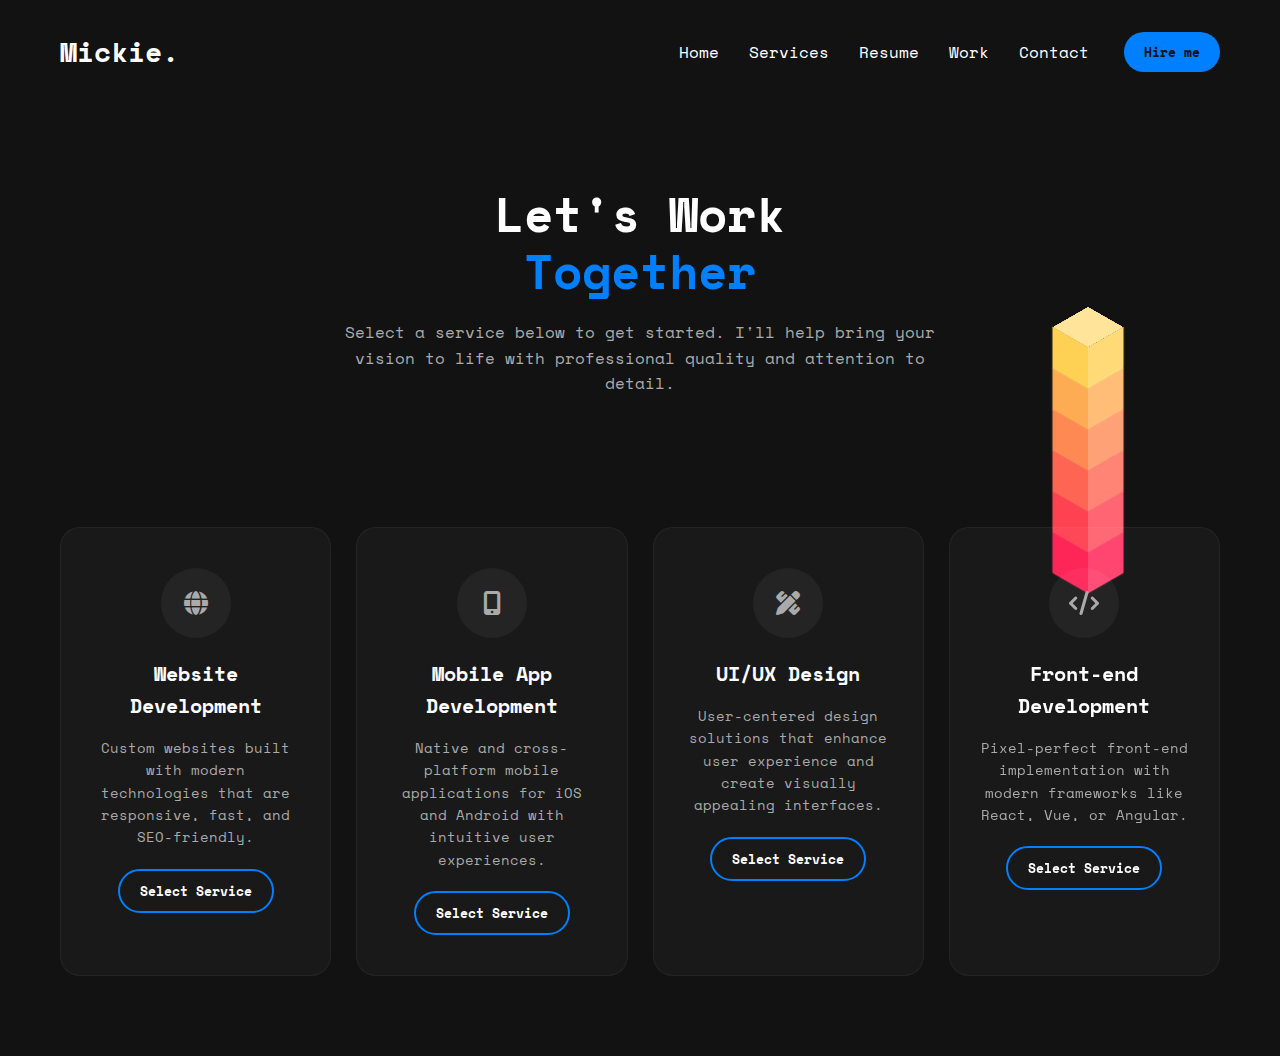
<file: hire-me.html>
<!DOCTYPE html>
<html lang="en">
<head>
    <meta charset="UTF-8">
    <meta name="viewport" content="width=device-width, initial-scale=1.0">
    <title>Hire Me - Michael Coleman</title>
    <link rel="stylesheet" href="styles.css">
    <link rel="stylesheet" href="hire-me.css">
    <link rel="stylesheet" href="animations.css">
    <link rel="stylesheet" href="preloader.css">
    <link rel="stylesheet" href="https://cdnjs.cloudflare.com/ajax/libs/font-awesome/6.4.0/css/all.min.css">
</head>
<body>
    <div class="container">
        <!-- Header -->
        <header>
            <div class="logo">
                <h2>Mickie.</h2>
            </div>
            <nav>
                <ul>
                    <li><a href="index.html">Home</a></li>
                    <li><a href="index.html">Services</a></li>
                    <li><a href="resume.html">Resume</a></li>
                    <li><a href="work.html">Work</a></li>
                    <li><a href="index.html">Contact</a></li>
                </ul>
                <button class="hire-btn active">Hire me</button>
            </nav>
            <div class="menu-toggle">
                <i class="fas fa-bars"></i>
            </div>
        </header>
        <!-- From Uiverse.io by gsperandio --> 
<div class="loop cubes">
    <div class="item cubes"></div>
    <div class="item cubes"></div>
    <div class="item cubes"></div>
    <div class="item cubes"></div>
    <div class="item cubes"></div>
    <div class="item cubes"></div>
</div>

        <!-- Hire Me Hero Section -->
        <section class="hire-hero">
            <h1 class="animate fade-in-up">Let's Work <span class="highlight">Together</span></h1>
            <p class="section-subtitle animate fade-in-up delay-1">
                Select a service below to get started. I'll help bring your vision to life with professional quality and attention to detail.
            </p>
        </section>

        <!-- Services Selection -->
        <section class="hire-services">
            <div class="services-grid">
                <div class="service-card animate scale-in delay-1" data-service="Website Development">
                    <div class="service-icon">
                        <i class="fas fa-globe"></i>
                    </div>
                    <h3>Website Development</h3>
                    <p>Custom websites built with modern technologies that are responsive, fast, and SEO-friendly.</p>
                    <button class="service-btn">Select Service</button>
                </div>
                
                <div class="service-card animate scale-in delay-2" data-service="Mobile App Development">
                    <div class="service-icon">
                        <i class="fas fa-mobile-alt"></i>
                    </div>
                    <h3>Mobile App Development</h3>
                    <p>Native and cross-platform mobile applications for iOS and Android with intuitive user experiences.</p>
                    <button class="service-btn">Select Service</button>
                </div>
                
                <div class="service-card animate scale-in delay-3" data-service="UI/UX Design">
                    <div class="service-icon">
                        <i class="fas fa-pencil-ruler"></i>
                    </div>
                    <h3>UI/UX Design</h3>
                    <p>User-centered design solutions that enhance user experience and create visually appealing interfaces.</p>
                    <button class="service-btn">Select Service</button>
                </div>
                
                <div class="service-card animate scale-in delay-4" data-service="Front-end Development">
                    <div class="service-icon">
                        <i class="fas fa-code"></i>
                    </div>
                    <h3>Front-end Development</h3>
                    <p>Pixel-perfect front-end implementation with modern frameworks like React, Vue, or Angular.</p>
                    <button class="service-btn">Select Service</button>
                </div>
            </div>
        </section>
    </div>

    <!-- Modal Form -->
    <div class="modal-overlay">
        <div class="modal">
            <div class="modal-header">
                <h2>Request Service: <span id="selected-service"></span></h2>
                <button class="close-modal"><i class="fas fa-times"></i></button>
            </div>
            <div class="modal-body">
                <form id="hire-form">
                    <div class="form-group">
                        <label for="name">Full Name</label>
                        <input type="text" id="name" name="name" required>
                    </div>
                    <div class="form-group">
                        <label for="email">Email Address</label>
                        <input type="email" id="email" name="email" required>
                    </div>
                    <div class="form-group">
                        <label for="phone">Phone Number</label>
                        <input type="tel" id="phone" name="phone" required>
                    </div>
                    <div class="form-group">
                        <label for="budget">Budget Range</label>
                        <select id="budget" name="budget" required>
                            <option value="">Select a budget range</option>
                            <option value="¢800-¢1000">¢500-¢1000</option>
                            <option value="¢1000-¢3000">¢1000-¢3000</option>
                            <option value="¢3000-¢5000">¢3000-¢5000</option>
                            <option value="¢5000+">¢5000+</option>
                        </select>
                    </div>
                    <div class="form-group">
                        <label for="timeline">Project Timeline</label>
                        <select id="timeline" name="timeline" required>
                            <option value="">Select a timeline</option>
                            <option value="Less than 1 month">Less than 1 month</option>
                            <option value="1-2 months">1-2 months</option>
                            <option value="2-3 months">2-3 months</option>
                            <option value="3+ months">3+ months</option>
                        </select>
                    </div>
                    <div class="form-group">
                        <label for="message">Project Details</label>
                        <textarea id="message" name="message" rows="5" required></textarea>
                    </div>
                    <button type="submit" class="submit-btn">
                        <span>Submit via WhatsApp</span>
                        <i class="fab fa-whatsapp"></i>
                    </button>
                </form>
            </div>
        </div>
    </div>

    <script src="hire-me.js"></script>
    <script src="preloader.js"></script>
    <script src="animations.js"></script>
</body>
</html>
</file>
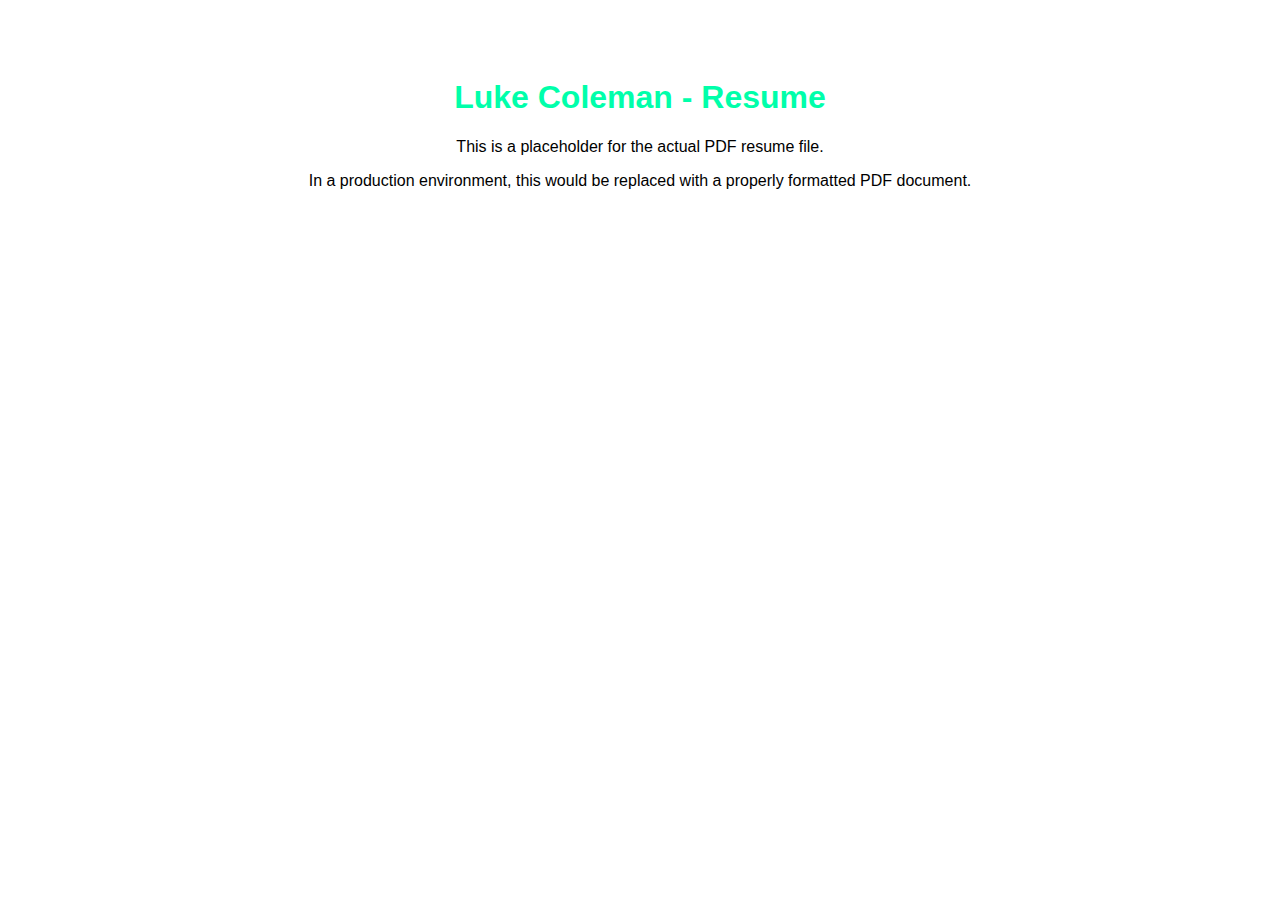
<file: placeholder.html>
<!DOCTYPE html>
<html lang="en">
<head>
    <meta charset="UTF-8">
    <meta name="viewport" content="width=device-width, initial-scale=1.0">
    <title>Resume PDF Placeholder</title>
    <style>
        body {
            font-family: Arial, sans-serif;
            text-align: center;
            padding: 50px;
        }
        h1 {
            color: #00ffaa;
        }
    </style>
</head>
<body>
    <h1>Luke Coleman - Resume</h1>
    <p>This is a placeholder for the actual PDF resume file.</p>
    <p>In a production environment, this would be replaced with a properly formatted PDF document.</p>
</body>
</html>
</file>
<file: styles.css>
@import url('https://fonts.googleapis.com/css2?family=Space+Mono:wght@400;700&display=swap');

:root {
    --dark-bg: #121212;
    --neon-green: #0080ff;
    --text-color: #ffffff;
    --text-secondary: #aaaaaa;
}

* {
    margin: 0;
    padding: 0;
    box-sizing: border-box;
    font-family: 'Space Mono', monospace;
}

body {
    background-color: var(--dark-bg);
    color: var(--text-color);
    line-height: 1.6;
}

.container {
    max-width: 1200px;
    margin: 0 auto;
    padding: 0 20px;
}

/* Header Styles */
header {
    display: flex;
    justify-content: space-between;
    align-items: center;
    padding: 30px 0;
}

.logo h2 {
    font-size: 28px;
    font-weight: 700;
}

nav {
    display: flex;
    align-items: center;
}

nav ul {
    display: flex;
    list-style: none;
}

nav ul li {
    margin: 0 15px;
}

nav ul li a {
    color: var(--text-color);
    text-decoration: none;
    font-size: 16px;
    transition: color 0.3s ease;
}

nav ul li a:hover, nav ul li a.active {
    color: var(--neon-green);
}

nav ul li a.active {
    border-bottom: 2px solid var(--neon-green);
    padding-bottom: 5px;
}

.hire-btn {
    background-color: var(--neon-green);
    color: var(--dark-bg);
    border: none;
    padding: 10px 20px;
    border-radius: 50px;
    font-weight: 700;
    cursor: pointer;
    margin-left: 20px;
    transition: all 0.3s ease;
}

.hire-btn:hover {
    transform: translateY(-3px);
    box-shadow: 0 5px 15px rgba(0, 255, 170, 0.3);
}

.menu-toggle {
    display: none;
    font-size: 24px;
    cursor: pointer;
}

/* Hero Section */
.hero {
    display: flex;
    justify-content: space-between;
    align-items: center;
    padding: 50px 0;
    min-height: 60vh;
}

.hero-content {
    flex: 1;
}

.subtitle {
    font-size: 18px;
    color: var(--text-secondary);
    margin-bottom: 10px;
    display: block;
}

h1 {
    font-size: 48px;
    line-height: 1.2;
    margin-bottom: 20px;
}

.highlight {
    color: var(--neon-green);
    display: block;
}

.hero-content p {
    color: var(--text-secondary);
    margin-bottom: 30px;
    font-size: 16px;
}

.cta {
    display: flex;
    align-items: center;
    margin-top: 30px;
}

.download-btn {
    display: flex;
    align-items: center;
    background: transparent;
    color: var(--text-color);
    border: 2px solid var(--neon-green);
    padding: 12px 25px;
    border-radius: 50px;
    font-weight: 700;
    cursor: pointer;
    transition: all 0.3s ease;
    text-decoration: none;
    margin-right: 20px;
}

.download-btn i {
    margin-left: 10px;
}

.download-btn:hover {
    background-color: var(--neon-green);
    color: var(--dark-bg);
}

.social-icons {
    display: flex;
}

.social-icon {
    display: flex;
    align-items: center;
    justify-content: center;
    width: 40px;
    height: 40px;
    border-radius: 50%;
    border: 2px solid var(--neon-green);
    color: var(--text-color);
    margin-right: 15px;
    transition: all 0.3s ease;
    text-decoration: none;
}

.social-icon:hover {
    background-color: var(--neon-green);
    color: var(--dark-bg);
}

.hero-image {
    flex: 1;
    display: flex;
    justify-content: center;
    align-items: center;
}
.pro-image{
    height: 280px;
    width: 290px;
    margin-left: -50px;
}

.image-container {
    position: relative;
    width: 400px;
    height: 500px;
    border-radius: 50%;
    overflow: hidden;
}

.image-container::before {
    content: '';
    position: absolute;
    top: -5px;
    left: -5px;
    right: -5px;
    bottom: -5px;
    border-radius: 50%;
    border: 2px dashed var(--neon-green);
    animation: rotate 20s linear infinite;
}

.image-container img {
    width: 100%;
    height: 100%;
    object-fit: cover;
    border-radius: 50%;
}

@keyframes rotate {
    0% {
        transform: rotate(0deg);
    }
    100% {
        transform: rotate(360deg);
    }
}

/* Stats Section */

.stats {
    display: flex;
    justify-content: space-evenly; /* Evenly distribute stats */
    width: 100%; /* Take full width */
    max-width: 1000px; /* Adjust for responsiveness */
    margin-top: 20px;
    flex-wrap: wrap; /* Ensure responsiveness on smaller screens */
}

.stat-item {
    text-align: center;
    flex: 1; /* Make each stat take equal space */
    min-width: 120px; /* Prevent shrinking too much */
}

.stat-item h2 {
    font-size: 34px;
    margin-bottom: 5px;
}

.stat-item p {
    font-size: 14px;
    color: #555;
}
/* Responsive Styles */
@media (max-width: 992px) {
    .hero {
        flex-direction: column;
        text-align: center;
        
    }

    .hero-content {
        margin-bottom: 50px;
    }

    .cta {
        justify-content: center;
        
    }

    .stats {
        flex-wrap: wrap;
    }

    .stat-item {
        width: 50%;
        margin-bottom: 30px;
        text-align: center;
    }
    .stat-item h2{
        font-size: 23px;
    }
}

@media (max-width: 768px) {
    nav ul {
        display: none;
    }

    .menu-toggle {
        display: block;
    }

    .hire-btn {
        display: none;
    }

    .mobile-menu {
        position: fixed;
        top: 0;
        left: 0;
        width: 100%;
        height: 100%;
        background-color: var(--dark-bg);
        display: flex;
        flex-direction: column;
        justify-content: center;
        align-items: center;
        z-index: 100;
    }

    .mobile-menu ul {
        display: flex;
        flex-direction: column;
        align-items: center;
    }

    .mobile-menu ul li {
        margin: 15px 0;
    }

    .mobile-menu .hire-btn {
        display: block;
        margin-top: 20px;
    }

    .close-menu {
        position: absolute;
        top: 30px;
        right: 30px;
        font-size: 24px;
        cursor: pointer;
    }
}

@media (max-width: 576px) {
    h1 {
        font-size: 36px;
    }

    .stat-item {
        width: 100%;
    }
}

.card {
    width: 190px;
    height: 254px;
    background: #07182E;
    position: relative;
    display: flex;
    justify-content: center;
    align-items: center;
    overflow: hidden;
    border-radius: 20px;
  }
  
  .card img {
    width: 100%;
    height: 100%;
    object-fit: cover;
    border-radius: 15px; /* Ensures it fits nicely inside */
    position: absolute;
    z-index: 0; /* Behind the text */
  }
  
  .card h2 {
    z-index: 1;
    color: white;
    font-size: 2em;
    position: relative;
  }
  
  .card::before {
    content: '';
    position: absolute;
    width: 100px;
    background-image: linear-gradient(180deg, rgb(0, 183, 255), rgb(255, 48, 255));
    height: 130%;
    animation: rotBGimg 3s linear infinite;
    transition: all 0.2s linear;
  }
  
  @keyframes rotBGimg {
    from {
      transform: rotate(0deg);
    }
  
    to {
      transform: rotate(360deg);
    }
  }
  
  .card::after {
    content: '';
    position: absolute;
    background: rgba(7, 24, 46, 0.7); /* Adds a slight overlay for text visibility */
    inset: 5px;
    border-radius: 15px;
    z-index: 0;
  }
  
  


/* Services Section */
.services {
    padding: 80px 0;
    text-align: center;
    background-color: var(--dark-bg);
  }
  
  .section-subtitle {
    color: var(--text-secondary);
    max-width: 600px;
    margin: 0 auto 50px;
    font-size: 16px;
    line-height: 1.6;
  }
  
  .services-grid {
    display: grid;
    grid-template-columns: repeat(4, 1fr);
    gap: 25px;
    margin: 0 auto;
  }
  
  .service-card {
    background: rgba(255, 255, 255, 0.03);
    border-radius: 20px;
    padding: 40px 30px;
    text-align: center;
    transition: all 0.3s ease;
    border: 1px solid rgba(255, 255, 255, 0.05);
  }
  
  .service-card:hover {
    transform: translateY(-10px);
    background: rgba(255, 255, 255, 0.05);
    border-color: var(--neon-green);
  }
  
  .service-icon {
    width: 70px;
    height: 70px;
    background: rgba(255, 255, 255, 0.05);
    border-radius: 50%;
    display: flex;
    align-items: center;
    justify-content: center;
    margin: 0 auto 20px;
    color: var(--text-secondary);
    font-size: 24px;
    transition: all 0.3s ease;
  }
  
  .service-card:hover .service-icon {
    background: var(--neon-green);
    color: var(--dark-bg);
  }
  
  .service-card h3 {
    font-size: 20px;
    margin-bottom: 15px;
    color: var(--text-color);
  }
  
  .service-card p {
    color: var(--text-secondary);
    font-size: 14px;
    line-height: 1.6;
  }
  
/* Update responsive styles for services */
@media (max-width: 1200px) {
    .services-grid {
      grid-template-columns: repeat(2, 1fr);
      gap: 20px;
    }
  }
  
  @media (max-width: 576px) {
    .services-grid {
      grid-template-columns: 1fr;
      gap: 20px;
    }
  
    .service-card {
      padding: 30px 20px;
    }
  }
  

/* Contact Section */
.contact-section-wrapper {
    background: linear-gradient(rgba(0, 0, 0, 0.7), rgba(0, 0, 0, 0.7)),
      radial-gradient(circle at center, rgba(0, 255, 170, 0.1) 0%, transparent 70%);
    padding: 100px 0;
    margin-top: 50px;
    position: relative;
  }
  
  .contact-section-wrapper::before {
    content: "";
    position: absolute;
    top: 0;
    left: 0;
    width: 100%;
    height: 100%;
    background-image: url("images/contact-img.jpg");
    background-size: cover;
    background-position: center;
    opacity: 0.05;
    z-index: -1;
  }
  
  .contact-section {
    text-align: center;
  }
  
  .contact-header {
    margin-bottom: 60px;
  }
  
  .contact-content {
    display: flex;
    justify-content: space-between;
    gap: 40px;
  }
  
  .contact-info {
    flex: 1;
    display: flex;
    flex-direction: column;
    gap: 20px;
  }
  
  .contact-card {
    background: rgba(255, 255, 255, 0.03);
    border-radius: 15px;
    padding: 25px;
    transition: all 0.3s ease;
    border: 1px solid rgba(255, 255, 255, 0.05);
    text-align: left;
  }
  
  .contact-card:hover {
    transform: translateY(-5px);
    background: rgba(255, 255, 255, 0.05);
    border-color: var(--neon-green);
    box-shadow: 0 10px 20px rgba(0, 0, 0, 0.2);
  }
  
  .contact-card-header {
    display: flex;
    align-items: center;
    margin-bottom: 15px;
  }
  
  .contact-icon {
    width: 50px;
    height: 50px;
    background: rgba(0, 255, 170, 0.1);
    border-radius: 50%;
    display: flex;
    align-items: center;
    justify-content: center;
    margin-right: 15px;
    color: var(--neon-green);
    font-size: 20px;
    transition: all 0.3s ease;
  }
  
  .contact-card:hover .contact-icon {
    background: var(--neon-green);
    color: var(--dark-bg);
  }
  
  .contact-card h3 {
    font-size: 18px;
    color: var(--text-color);
  }
  
  .contact-card p {
    color: var(--text-secondary);
    font-size: 16px;
  }
  
  .contact-card a {
    color: var(--text-secondary);
    text-decoration: none;
    transition: color 0.3s ease;
  }
  
  .contact-card a:hover {
    color: var(--neon-green);
  }
  
  .contact-social-icons {
    display: flex;
    flex-wrap: wrap;
    gap: 10px;
    margin-top: 10px;
  }
  
  .contact-social-icon {
    display: flex;
    align-items: center;
    justify-content: center;
    width: 35px;
    height: 35px;
    border-radius: 50%;
    background: rgba(255, 255, 255, 0.05);
    color: var(--text-color);
    transition: all 0.3s ease;
    text-decoration: none;
  }
  
  .contact-social-icon:hover {
    background-color: var(--neon-green);
    color: var(--dark-bg);
    transform: translateY(-3px);
  }
  
  .contact-form-container {
    flex: 1;
    background: rgba(255, 255, 255, 0.03);
    border-radius: 15px;
    padding: 30px;
    border: 1px solid rgba(255, 255, 255, 0.05);
    transition: all 0.3s ease;
  }
  
  .contact-form-container:hover {
    border-color: var(--neon-green);
    box-shadow: 0 10px 20px rgba(0, 0, 0, 0.2);
  }
  
  .contact-form {
    display: flex;
    flex-direction: column;
    gap: 20px;
  }
  
  .form-group {
    display: flex;
    flex-direction: column;
    gap: 8px;
    text-align: left;
  }
  
  .form-group label {
    font-size: 14px;
    color: var(--text-color);
  }
  
  .input-with-icon {
    position: relative;
  }
  
  .input-with-icon i {
    position: absolute;
    left: 15px;
    top: 50%;
    transform: translateY(-50%);
    color: var(--text-secondary);
    transition: color 0.3s ease;
  }
  
  .textarea-container i {
    top: 20px;
    transform: none;
  }
  
  .input-with-icon input,
  .input-with-icon textarea {
    width: 100%;
    padding: 12px 15px 12px 45px;
    background: rgba(255, 255, 255, 0.05);
    border: 1px solid rgba(255, 255, 255, 0.1);
    border-radius: 8px;
    color: var(--text-color);
    font-family: "Space Mono", monospace;
    transition: all 0.3s ease;
  }
  
  .input-with-icon input:focus,
  .input-with-icon textarea:focus {
    outline: none;
    border-color: var(--neon-green);
    box-shadow: 0 0 0 2px rgba(0, 255, 170, 0.2);
  }
  
  .input-with-icon input:focus + i,
  .input-with-icon textarea:focus + i {
    color: var(--neon-green);
  }
  
  .submit-button {
    display: flex;
    align-items: center;
    justify-content: center;
    gap: 10px;
    background-color: var(--neon-green);
    color: var(--dark-bg);
    border: none;
    padding: 14px 25px;
    border-radius: 50px;
    font-weight: 700;
    cursor: pointer;
    transition: all 0.3s ease;
    font-size: 16px;
    margin-top: 10px;
  }
  
  .submit-button:hover {
    transform: translateY(-3px);
    box-shadow: 0 5px 15px rgba(0, 255, 170, 0.3);
  }
  
  .submit-button i {
    font-size: 16px;
  }
  
  /* Footer Styles */
  .footer {
    background-color: rgba(0, 0, 0, 0.3);
    padding: 80px 0 30px;
    margin-top: 80px;
    border-top: 1px solid rgba(255, 255, 255, 0.05);
  }
  
  .footer-content {
    display: flex;
    justify-content: space-between;
    margin-bottom: 50px;
  }
  
  .footer-logo h2 {
    font-size: 28px;
    margin-bottom: 15px;
  }
  
  .footer-logo p {
    color: var(--text-secondary);
    max-width: 300px;
  }
  
  .footer-links {
    display: flex;
    gap: 60px;
  }
  
  .footer-links-column h3 {
    font-size: 18px;
    margin-bottom: 20px;
    color: var(--text-color);
    position: relative;
    display: inline-block;
  }
  
  .footer-links-column h3::after {
    content: "";
    position: absolute;
    bottom: -8px;
    left: 0;
    width: 30px;
    height: 2px;
    background-color: var(--neon-green);
  }
  
  .footer-links-column ul {
    list-style: none;
  }
  
  .footer-links-column ul li {
    margin-bottom: 10px;
  }
  
  .footer-links-column ul li a {
    color: var(--text-secondary);
    text-decoration: none;
    transition: color 0.3s ease;
  }
  
  .footer-links-column ul li a:hover {
    color: var(--neon-green);
  }
  
  .footer-bottom {
    display: flex;
    justify-content: space-between;
    align-items: center;
    padding-top: 30px;
    border-top: 1px solid rgba(255, 255, 255, 0.05);
  }
  
  .footer-bottom p {
    color: var(--text-secondary);
    font-size: 14px;
  }
  
  .footer-social {
    display: flex;
    gap: 15px;
  }
  
  .footer-social-icon {
    display: flex;
    align-items: center;
    justify-content: center;
    width: 35px;
    height: 35px;
    border-radius: 50%;
    background: rgba(255, 255, 255, 0.05);
    color: var(--text-color);
    transition: all 0.3s ease;
    text-decoration: none;
  }
  
  .footer-social-icon:hover {
    background-color: var(--neon-green);
    color: var(--dark-bg);
  }
  

/* Download Button States */
.download-btn.loading {
    background-color: #cccccc;
    cursor: not-allowed;
  }
  
  .download-btn.success {
    background-color: #4caf50;
  }
  
  .download-btn .fa-spinner {
    animation: spin 1s linear infinite;
  }
  
  @keyframes spin {
    0% {
      transform: rotate(0deg);
    }
    100% {
      transform: rotate(360deg);
    }
  }

/* Responsive Styles */
@media (max-width: 992px) {
    .hero {
      flex-direction: column;
      text-align: center;
    }
  
    .hero-content {
      margin-bottom: 50px;
    }
  
    .cta {
      justify-content: center;
      justify-content: center;
    }
  
    .stats {
      flex-wrap: wrap;
    }
  
    .stat-item {
      width: 50%;
    margin-bottom: 30px;
    text-align: center;
    padding: 0 10px;
    box-sizing: border-box;
    }
  
    .portfolio-grid {
      grid-template-columns: repeat(2, 1fr);
    }
  
    .contact-content {
      flex-direction: column;
      gap: 30px;
    }
  
    .footer-content {
      flex-direction: column;
      gap: 40px;
    }
  
    .footer-links {
      gap: 30px;
      flex-wrap: wrap;
    }
  
    .services-grid {
      grid-template-columns: repeat(2, 1fr);
      gap: 20px;
    }
  }
  
  @media (max-width: 768px) {
    nav ul {
      display: none;
    }
  
    .menu-toggle {
      display: block;
    }
  
    .hire-btn {
      display: none;
    }
  
    .mobile-menu {
      position: fixed;
      top: 0;
      left: 0;
      width: 100%;
      height: 100%;
      background-color: var(--dark-bg);
      display: flex;
      flex-direction: column;
      justify-content: center;
      align-items: center;
      z-index: 100;
    }
  
    .mobile-menu ul {
      display: flex;
      flex-direction: column;
      align-items: center;
    }
  
    .mobile-menu ul li {
      margin: 15px 0;
    }
  
    .mobile-menu .hire-btn {
      display: block;
      margin-top: 20px;
    }
  
    .close-menu {
      position: absolute;
      top: 30px;
      right: 30px;
      font-size: 24px;
      cursor: pointer;
    }
  
    .footer-bottom {
      flex-direction: column;
      gap: 20px;
      text-align: center;
    }
  
    .contact-section-wrapper {
      padding: 60px 0;
    }
  
    .contact-card {
      padding: 20px;
    }
  
    .contact-card-header {
      flex-direction: column;
      align-items: flex-start;
    }
  
    .contact-icon {
      margin-bottom: 15px;
      margin-right: 0;
    }
  
    .contact-social-icons {
      flex-wrap: wrap;
    }
  }
  
  @media (max-width: 576px) {
    h1 {
      font-size: 36px;
    }
  
    .stat-item {
      width: 100%;
    }
  
    .portfolio-grid {
      grid-template-columns: 1fr;
    }
  
    .section-title {
      font-size: 28px;
    }
  
    .social-icons {
      justify-content: center;
    }
  
    .footer-links {
      flex-direction: column;
      gap: 30px;
    }
  
    .services-grid {
      grid-template-columns: 1fr;
      gap: 20px;
    }
  
    .service-card {
      padding: 30px 20px;
    }
  
    .contact-form-container {
      padding: 20px;
    }
  
    .submit-button {
      width: 100%;
    }
  
    .hero-content p {
      font-size: 14px;
    }
  
    .download-btn {
      width: 100%;
      justify-content: center;
      margin-right: 0;
    }
  
    h1 {
      font-size: 32px;
    }
  
    .section-title {
      font-size: 26px;
    }
  }
  
  /* Update responsive styles for services */
  @media (max-width: 1200px) {
    .services-grid {
      grid-template-columns: repeat(2, 1fr);
      gap: 20px;
    }
  }
  
  @media (max-width: 576px) {
    .services-grid {
      grid-template-columns: 1fr;
      gap: 20px;
    }
  
    .service-card {
      padding: 30px 20px;
    }
  }
  
  /* Fix for very small screens */
  @media (max-width: 360px) {
    .contact-social-icons {
      gap: 5px;
    }
  
    .contact-social-icon {
      width: 30px;
      height: 30px;
    }
  
    .image-container {
      width: 250px;
      height: 250px;
    }
  }
</file>
<file: hire-me.css>
/* Hire Me Page Styles */
.hire-hero {
    padding: 80px 0 40px;
    text-align: center;
  }
  
  .hire-hero h1 {
    font-size: 48px;
    margin-bottom: 20px;
  }
  
  .hire-services {
    padding: 40px 0 80px;
  }
  
  .service-btn {
    background-color: transparent;
    color: var(--text-color);
    border: 2px solid var(--neon-green);
    padding: 10px 20px;
    border-radius: 50px;
    font-weight: 600;
    cursor: pointer;
    margin-top: 20px;
    transition: all 0.3s ease;
  }
  
  .service-btn:hover {
    background-color: var(--neon-green);
    color: var(--dark-bg);
    transform: translateY(-3px);
    box-shadow: 0 5px 15px rgba(0, 255, 170, 0.3);
  }
  
  /* Modal Styles */
  .modal-overlay {
    position: fixed;
    top: 0;
    left: 0;
    width: 100%;
    height: 100%;
    background-color: rgba(0, 0, 0, 0.8);
    display: flex;
    justify-content: center;
    align-items: center;
    z-index: 1000;
    opacity: 0;
    visibility: hidden;
    transition: all 0.3s ease;
  }
  
  .modal-overlay.active {
    opacity: 1;
    visibility: visible;
  }
  
  .modal {
    background-color: var(--dark-bg);
    width: 90%;
    max-width: 600px;
    border-radius: 15px;
    overflow: hidden;
    box-shadow: 0 15px 30px rgba(0, 0, 0, 0.3);
    transform: translateY(30px);
    opacity: 0;
    transition: all 0.4s ease;
    border: 1px solid rgba(255, 255, 255, 0.1);
  }
  
  .modal-overlay.active .modal {
    transform: translateY(0);
    opacity: 1;
  }
  
  .modal-header {
    padding: 20px;
    border-bottom: 1px solid rgba(255, 255, 255, 0.1);
    display: flex;
    justify-content: space-between;
    align-items: center;
  }
  
  .modal-header h2 {
    font-size: 24px;
    color: var(--text-color);
  }
  
  .modal-header h2 span {
    color: var(--neon-green);
  }
  
  .close-modal {
    background: transparent;
    border: none;
    color: var(--text-secondary);
    font-size: 20px;
    cursor: pointer;
    transition: color 0.3s ease;
  }
  
  .close-modal:hover {
    color: var(--neon-green);
  }
  
  .modal-body {
    padding: 30px;
  }
  
  /* Form Styles */
  .form-group {
    margin-bottom: 20px;
  }
  
  .form-group label {
    display: block;
    margin-bottom: 8px;
    color: var(--text-color);
    font-weight: 500;
  }
  
  .form-group input,
  .form-group select,
  .form-group textarea {
    width: 100%;
    padding: 12px 15px;
    background-color: rgba(255, 255, 255, 0.05);
    border: 1px solid rgba(255, 255, 255, 0.1);
    border-radius: 8px;
    color: var(--text-color);
    font-family: "Space Mono", monospace;
    transition: all 0.3s ease;
  }
  
  .form-group input:focus,
  .form-group select:focus,
  .form-group textarea:focus {
    outline: none;
    border-color: var(--neon-green);
    box-shadow: 0 0 0 2px rgba(0, 255, 170, 0.2);
  }
  
  .submit-btn {
    display: flex;
    align-items: center;
    justify-content: center;
    gap: 10px;
    width: 100%;
    padding: 14px 20px;
    background-color: var(--neon-green);
    color: var(--dark-bg);
    border: none;
    border-radius: 50px;
    font-weight: 700;
    cursor: pointer;
    transition: all 0.3s ease;
    font-size: 16px;
  }
  
  .submit-btn i {
    font-size: 20px;
  }
  
  .submit-btn:hover {
    transform: translateY(-3px);
    box-shadow: 0 5px 15px rgba(0, 255, 170, 0.3);
  }
  
  /* Animations */
  @keyframes fadeIn {
    from {
      opacity: 0;
      transform: translateY(20px);
    }
    to {
      opacity: 1;
      transform: translateY(0);
    }
  }
  
  .service-card {
    animation: fadeIn 0.6s ease forwards;
    opacity: 0;
  }
  
  .service-card:nth-child(1) {
    animation-delay: 0.1s;
  }
  
  .service-card:nth-child(2) {
    animation-delay: 0.2s;
  }
  
  .service-card:nth-child(3) {
    animation-delay: 0.3s;
  }
  
  .service-card:nth-child(4) {
    animation-delay: 0.4s;
  }
  
  /* Responsive Styles */
  @media (max-width: 768px) {
    .modal {
      width: 95%;
    }
  
    .modal-header h2 {
      font-size: 20px;
    }
  }
  
  /* From Uiverse.io by gsperandio */
.cubes {
  position: absolute;
  top: 50%;
  left: 85%;
  transform-style: preserve-3d;
}

.loop {
  transform: rotateX(-35deg) rotateY(-45deg) translateZ(1.5625em);
}

@keyframes s {
  to {
    transform: scale3d(0.2, 0.2, 0.2);
  }
}

.item {
  margin: -1.5625em;
  width: 3.125em;
  height: 3.125em;
  transform-origin: 50% 50% -1.5625em;
  box-shadow: 0 0 0.125em currentColor;
  background: currentColor;
  animation: s 0.6s cubic-bezier(0.45, 0.03, 0.51, 0.95) infinite alternate;
}

.item:before,
.item:after {
  position: absolute;
  width: inherit;
  height: inherit;
  transform-origin: 0 100%;
  box-shadow: inherit;
  background: currentColor;
  content: "";
}

.item:before {
  bottom: 100%;
  transform: rotateX(90deg);
}

.item:after {
  left: 100%;
  transform: rotateY(90deg);
}

.item:nth-child(1) {
  margin-top: 6.25em;
  color: #fe1e52;
  animation-delay: -1.2s;
}

.item:nth-child(1):before {
  color: #ff6488;
}

.item:nth-child(1):after {
  color: #ff416d;
}

.item:nth-child(2) {
  margin-top: 3.125em;
  color: #fe4252;
  animation-delay: -1s;
}

.item:nth-child(2):before {
  color: #ff8892;
}

.item:nth-child(2):after {
  color: #ff6572;
}

.item:nth-child(3) {
  margin-top: 0em;
  color: #fe6553;
  animation-delay: -0.8s;
}

.item:nth-child(3):before {
  color: #ffa499;
}

.item:nth-child(3):after {
  color: #ff8476;
}

.item:nth-child(4) {
  margin-top: -3.125em;
  color: #fe8953;
  animation-delay: -0.6s;
}

.item:nth-child(4):before {
  color: #ffb999;
}

.item:nth-child(4):after {
  color: #ffa176;
}

.item:nth-child(5) {
  margin-top: -6.25em;
  color: #feac54;
  animation-delay: -0.4s;
}

.item:nth-child(5):before {
  color: #ffce9a;
}

.item:nth-child(5):after {
  color: #ffbd77;
}

.item:nth-child(6) {
  margin-top: -9.375em;
  color: #fed054;
  animation-delay: -0.2s;
}

.item:nth-child(6):before {
  color: #ffe49a;
}

.item:nth-child(6):after {
  color: #ffda77;
}

/* Mobile Responsive Styles */
@media screen and (max-width: 1200px) {
  .cubes {
    left: 80%;
  }
}

@media screen and (max-width: 992px) {
  .cubes {
    left: 75%;
  }
}

@media screen and (max-width: 768px) {
  .cubes {
    left: 70%;
    top: 45%;
  }

  .loop {
    transform: rotateX(-35deg) rotateY(-45deg) translateZ(1.25em) scale(0.8);
  }
}

@media screen and (max-width: 576px) {
  .cubes {
    left: 60%;
    top: 40%;
  }

  .loop {
    transform: rotateX(-35deg) rotateY(-45deg) translateZ(1em) scale(0.7);
  }

  .item {
    width: 2.5em;
    height: 2.5em;
    transform-origin: 50% 50% -1.25em;
  }

  .item:nth-child(1) {
    margin-top: 5em;
  }

  .item:nth-child(2) {
    margin-top: 2.5em;
  }

  .item:nth-child(4) {
    margin-top: -2.5em;
  }

  .item:nth-child(5) {
    margin-top: -5em;
  }

  .item:nth-child(6) {
    margin-top: -7.5em;
  }
}

@media screen and (max-width: 480px) {
  .cubes {
    left: 50%;
    transform: translateX(-50%);
    top: 53%;
  }

  .loop {
    transform: rotateX(-35deg) rotateY(-45deg) translateZ(0.75em) scale(0.6);
  }

  @keyframes s {
    to {
      transform: scale3d(0.15, 0.15, 0.15);
    }
  }
}

@media screen and (max-width: 360px) {
  .cubes {
    top: 30%;
  }

  .loop {
    transform: rotateX(-35deg) rotateY(-45deg) translateZ(0.5em) scale(0.5);
  }
}

/* Handle landscape orientation on mobile */
@media screen and (max-height: 500px) and (orientation: landscape) {
  .cubes {
    top: 70%;
    left: 85%;
    transform: scale(0.6);
  }
}
</file>
<file: animations.css>
/* Animation Keyframes */
@keyframes fadeInUp {
    from {
      opacity: 0;
      transform: translateY(50px);
    }
    to {
      opacity: 1;
      transform: translateY(0);
    }
  }
  
  @keyframes fadeInLeft {
    from {
      opacity: 0;
      transform: translateX(-100px);
    }
    to {
      opacity: 1;
      transform: translateX(0);
    }
  }
  
  @keyframes fadeInRight {
    from {
      opacity: 0;
      transform: translateX(100px);
    }
    to {
      opacity: 1;
      transform: translateX(0);
    }
  }
  
  @keyframes scaleIn {
    from {
      opacity: 0;
      transform: scale(0.9);
    }
    to {
      opacity: 1;
      transform: scale(1);
    }
  }
  
  @keyframes float {
    0% {
      transform: translateY(0px);
    }
    50% {
      transform: translateY(-10px);
    }
    100% {
      transform: translateY(0px);
    }
  }
  
  /* Animation Classes */
  .animate {
    opacity: 0;
    transition: all 0.8s ease;
  }
  
  .animate.fade-in-up {
    transform: translateY(50px);
  }
  
  .animate.fade-in-left {
    transform: translateX(-100px);
  }
  
  .animate.fade-in-right {
    transform: translateX(100px);
  }
  
  .animate.scale-in {
    transform: scale(0.9);
  }
  
  .animate.active {
    opacity: 1;
    transform: translate(0) scale(1);
  }
  
  /* Staggered Animation Delays */
  .delay-1 {
    transition-delay: 0.1s;
  }
  
  .delay-2 {
    transition-delay: 0.2s;
  }
  
  .delay-3 {
    transition-delay: 0.3s;
  }
  
  .delay-4 {
    transition-delay: 0.4s;
  }
  
  .delay-5 {
    transition-delay: 0.5s;
  }
  
  /* Continuous Animations */
  .float {
    animation: float 4s ease-in-out infinite;
  }
  
  .pulse {
    animation: pulse 2s ease-in-out infinite;
  }
  
  @keyframes pulse {
    0% {
      transform: scale(1);
    }
    50% {
      transform: scale(1.05);
    }
    100% {
      transform: scale(1);
    }
  }
  
  /* Hover Animations */
  .hover-lift {
    transition: transform 0.3s ease;
  }
  
  .hover-lift:hover {
    transform: translateY(-10px);
  }
  
  .hover-glow {
    transition: box-shadow 0.3s ease, transform 0.3s ease;
  }
  
  .hover-glow:hover {
    box-shadow: 0 0 20px rgba(0, 255, 170, 0.5);
    transform: translateY(-5px);
  }
</file>
<file: preloader.css>
/* Preloader Styles */
.preloader {
    position: fixed;
    top: 0;
    left: 0;
    width: 100%;
    height: 100%;
    background-color: var(--dark-bg);
    z-index: 9999;
    display: flex;
    justify-content: center;
    align-items: center;
    flex-direction: column;
    opacity: 0;
    visibility: hidden;
    transition: opacity 0.3s ease, visibility 0s 0.3s;
  }
  
  .preloader.active {
    opacity: 1;
    visibility: visible;
    transition: opacity 0.3s ease, visibility 0s;
  }
  
  /* Loader from Uiverse.io by SchawnnahJ */
  .loader {
    position: relative;
    width: 2.5em;
    height: 2.5em;
    transform: rotate(165deg);
  }
  
  .loader:before,
  .loader:after {
    content: "";
    position: absolute;
    top: 50%;
    left: 50%;
    display: block;
    width: 0.5em;
    height: 0.5em;
    border-radius: 0.25em;
    transform: translate(-50%, -50%);
  }
  
  .loader:before {
    animation: before8 2s infinite;
  }
  
  .loader:after {
    animation: after6 2s infinite;
  }
  
  @keyframes before8 {
    0% {
      width: 0.5em;
      box-shadow: 1em -0.5em rgba(225, 20, 98, 0.75), -1em 0.5em rgba(111, 202, 220, 0.75);
    }
  
    35% {
      width: 2.5em;
      box-shadow: 0 -0.5em rgba(225, 20, 98, 0.75), 0 0.5em rgba(111, 202, 220, 0.75);
    }
  
    70% {
      width: 0.5em;
      box-shadow: -1em -0.5em rgba(225, 20, 98, 0.75), 1em 0.5em rgba(111, 202, 220, 0.75);
    }
  
    100% {
      box-shadow: 1em -0.5em rgba(225, 20, 98, 0.75), -1em 0.5em rgba(111, 202, 220, 0.75);
    }
  }
  
  @keyframes after6 {
    0% {
      height: 0.5em;
      box-shadow: 0.5em 1em rgba(61, 184, 143, 0.75), -0.5em -1em rgba(233, 169, 32, 0.75);
    }
  
    35% {
      height: 2.5em;
      box-shadow: 0.5em 0 rgba(61, 184, 143, 0.75), -0.5em 0 rgba(233, 169, 32, 0.75);
    }
  
    70% {
      height: 0.5em;
      box-shadow: 0.5em -1em rgba(61, 184, 143, 0.75), -0.5em 1em rgba(233, 169, 32, 0.75);
    }
  
    100% {
      box-shadow: 0.5em 1em rgba(61, 184, 143, 0.75), -0.5em -1em rgba(233, 169, 32, 0.75);
    }
  }
  
  .loader-text {
    margin-top: 60px;
    font-size: 16px;
    font-weight: 700;
    color: var(--neon-green);
    letter-spacing: 2px;
    text-transform: uppercase;
  }
  
  .loader-progress {
    position: absolute;
    bottom: 20%;
    left: 50%;
    transform: translateX(-50%);
    width: 0%;
    height: 2px;
    background-color: var(--neon-green);
    transition: width 0.3s ease;
    max-width: 200px;
  }
  
  @media (max-width: 768px) {
    .loader-text {
      font-size: 14px;
    }
  }
  
  @media (max-width: 480px) {
    .loader-text {
      font-size: 12px;
    }
  }
</file>
